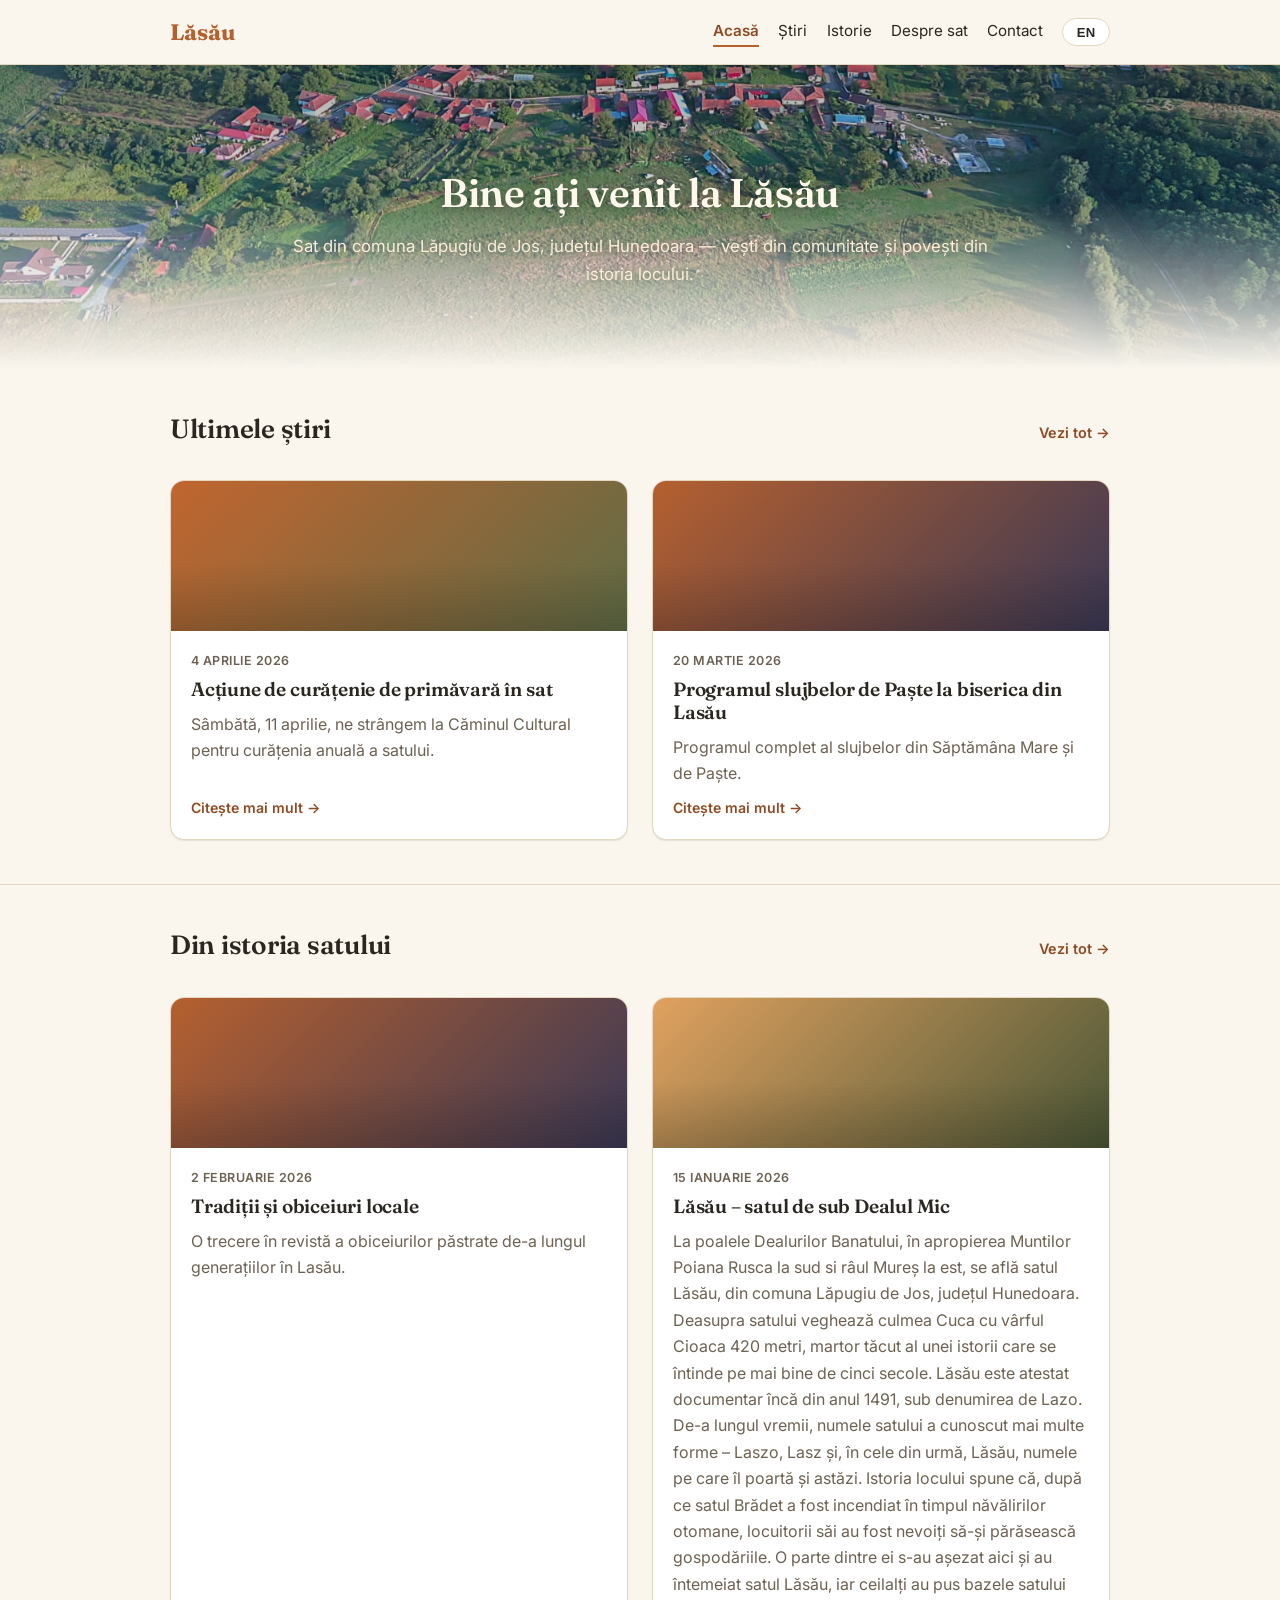
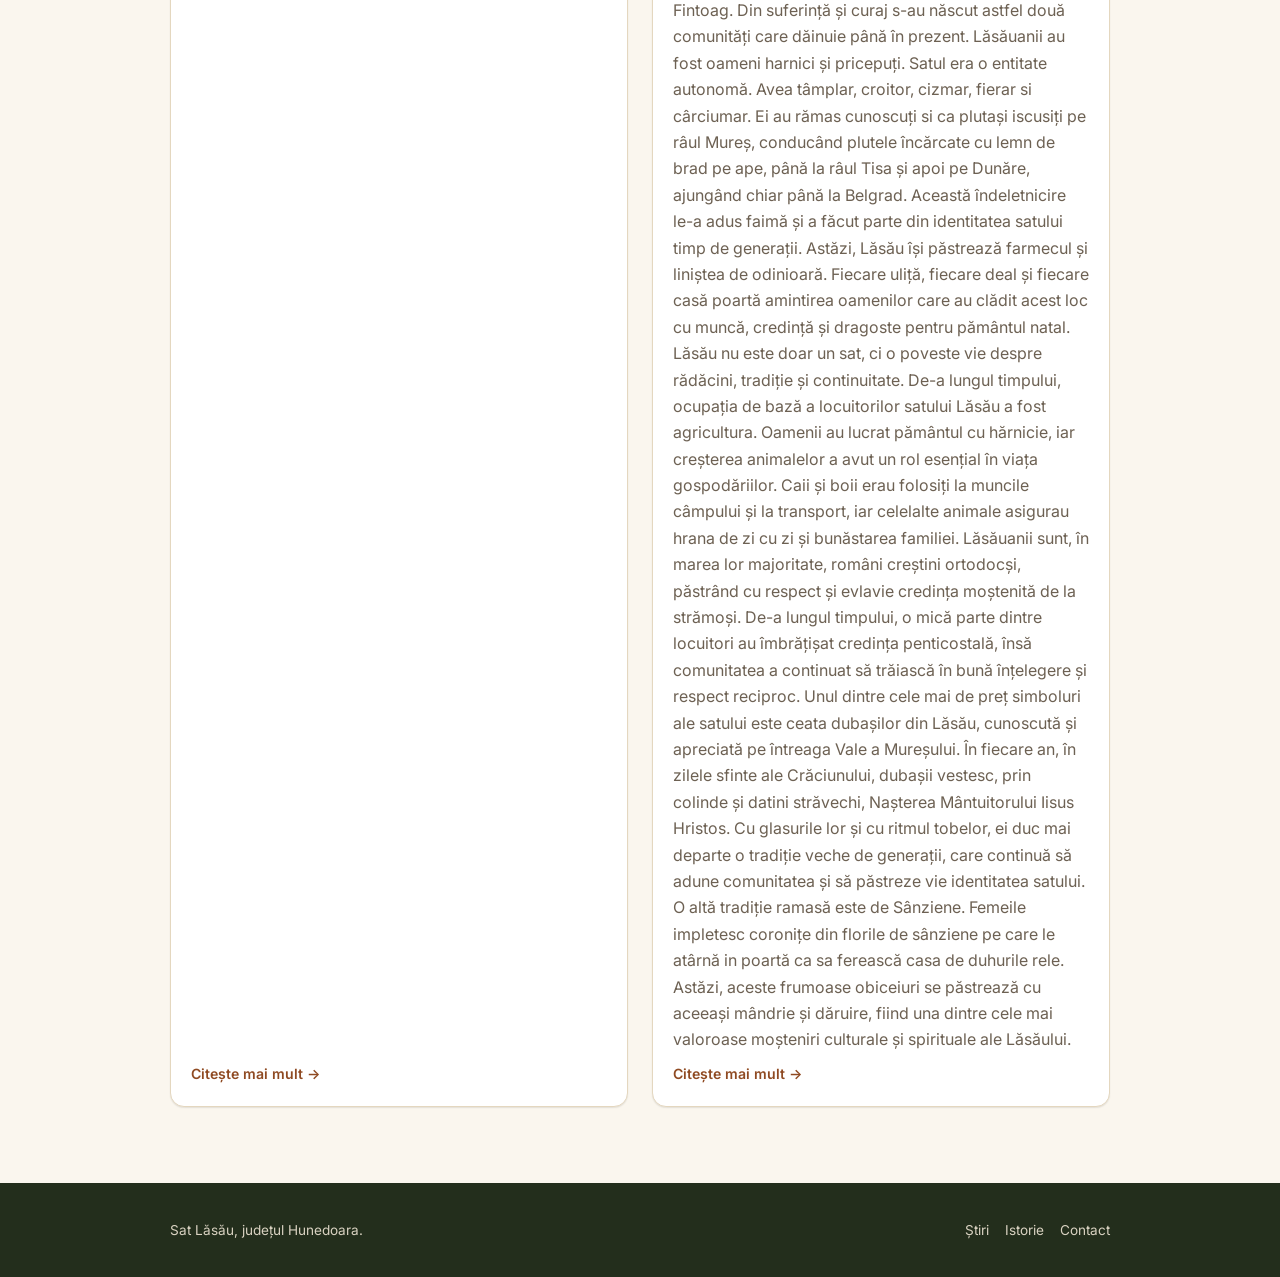
<file: index.html>
<!DOCTYPE html>
<html lang="ro">
<head>
  <meta charset="UTF-8">
  <meta name="viewport" content="width=device-width, initial-scale=1.0">
  <title>Lasău — sat, județul Hunedoara</title>
  <link rel="preconnect" href="https://fonts.googleapis.com">
  <link rel="preconnect" href="https://fonts.gstatic.com" crossorigin>
  <link href="https://fonts.googleapis.com/css2?family=Fraunces:wght@500;600;700&family=Inter:wght@400;500;600&display=swap" rel="stylesheet">
  <link rel="stylesheet" href="assets/css/style.css">
  <script>
    /* Netlify Identity emails (invite/confirm/recover) link to the site
       root with a token in the URL hash. Only /admin/ has the Identity
       widget loaded to process it, so forward the token there. */
    if (/invite_token|confirmation_token|recovery_token|access_token/.test(window.location.hash)) {
      window.location.replace("/admin/" + window.location.hash);
    }
  </script>
</head>
<body>
  <header class="site-header" id="site-header"></header>

  <section class="hero">
    <div class="container">
      <h1 data-field="hero_title"></h1>
      <p data-field="hero_subtitle"></p>
    </div>
  </section>

  <section class="section">
    <div class="container">
      <div class="section-heading">
        <h2 data-field="news_heading"></h2>
        <a href="news.html" data-i18n="see_all"></a>
      </div>
      <div class="card-grid" id="home-news-list"></div>
    </div>
  </section>

  <section class="section">
    <div class="container">
      <div class="section-heading">
        <h2 data-field="history_heading"></h2>
        <a href="history.html" data-i18n="see_all"></a>
      </div>
      <div class="card-grid" id="home-history-list"></div>
    </div>
  </section>

  <section class="section" id="home-sections-wrap" hidden>
    <div class="container">
      <div id="home-sections"></div>
    </div>
  </section>

  <footer class="site-footer" id="site-footer"></footer>

  <script src="assets/js/translations.js"></script>
  <script src="assets/js/i18n.js"></script>
  <script src="assets/js/layout.js"></script>
  <script src="assets/js/posts.js"></script>
  <script src="assets/js/content.js"></script>
  <script>
    async function initHome() {
      await window.siteReady;
      const newsList = document.getElementById("home-news-list");
      const historyList = document.getElementById("home-history-list");
      const [newsPosts, historyPosts, home] = await Promise.all([
        fetchPosts("content/news/news.json"),
        fetchPosts("content/history/history.json"),
        fetchPageContent("content/pages/home.json"),
      ]);
      applyHeroImage(home);
      const homeSections = document.getElementById("home-sections");
      const homeSectionsWrap = document.getElementById("home-sections-wrap");
      const render = () => {
        applyFieldsIn(document, home);
        renderSections(homeSections, home.sections, { hideEmptyWrapper: homeSectionsWrap });
        renderPostCards(newsList, pickFeatured(newsPosts, home.featured_news), { basePage: "news.html" });
        renderPostCards(historyList, pickFeatured(historyPosts, home.featured_history), { basePage: "history.html" });
      };
      render();
      document.addEventListener("langchange", render);
    }
    document.addEventListener("DOMContentLoaded", initHome);
  </script>
</body>
</html>
</file>
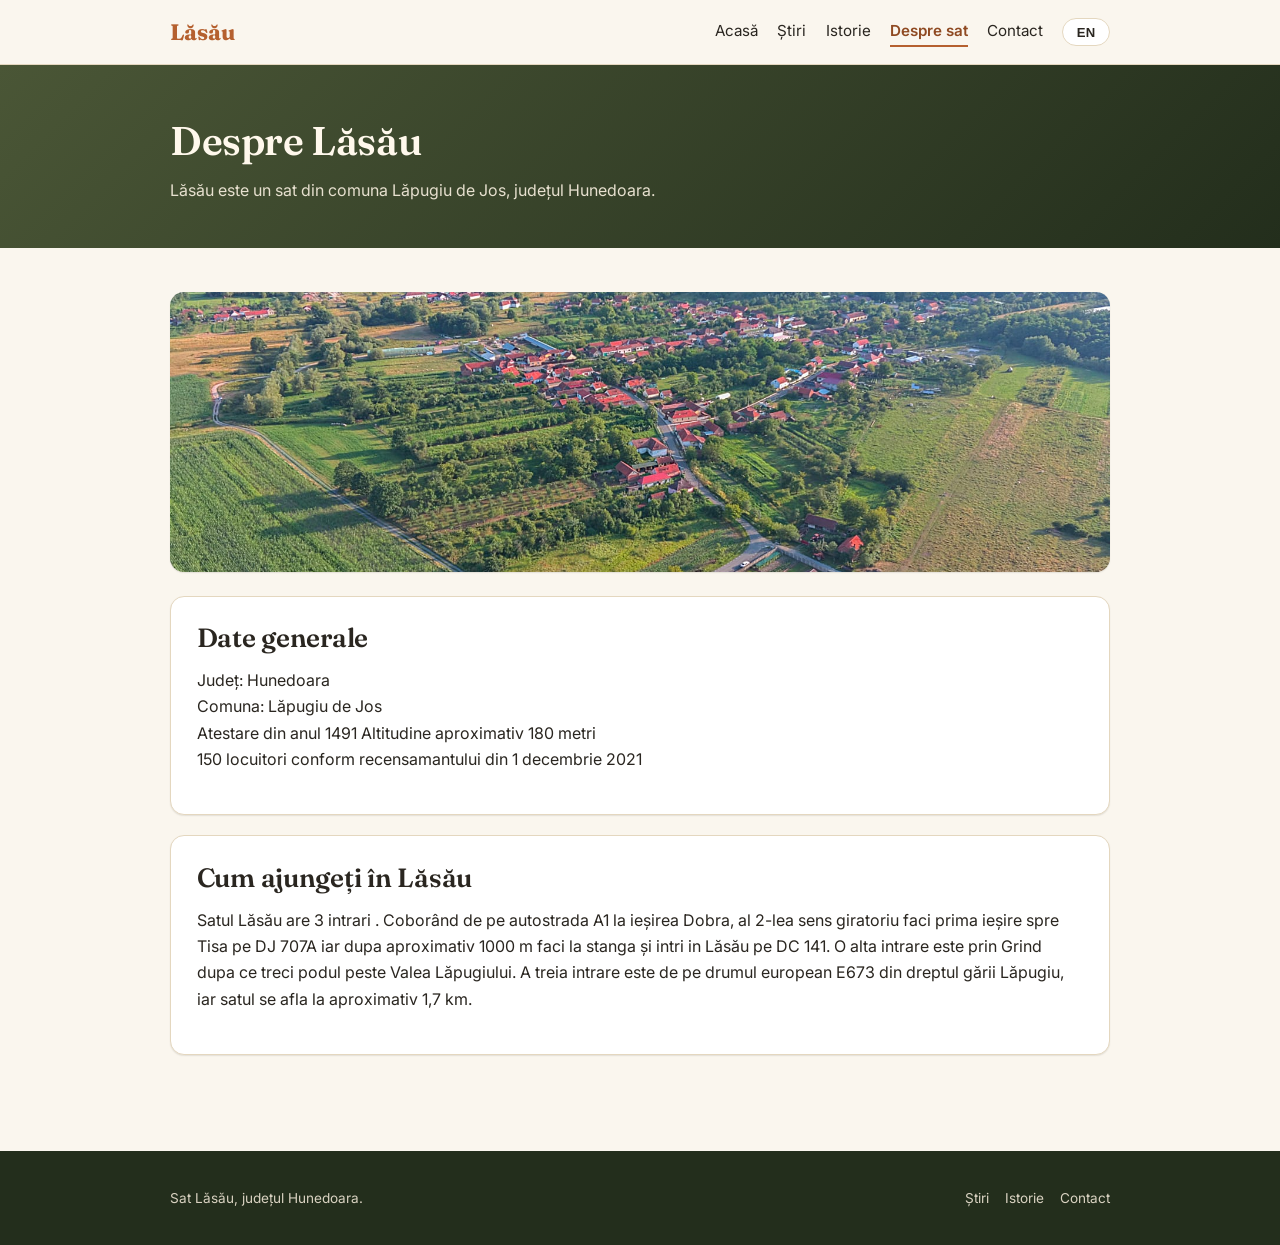
<file: about.html>
<!DOCTYPE html>
<html lang="ro">
<head>
  <meta charset="UTF-8">
  <meta name="viewport" content="width=device-width, initial-scale=1.0">
  <title>Despre sat — Lasău</title>
  <link rel="preconnect" href="https://fonts.googleapis.com">
  <link rel="preconnect" href="https://fonts.gstatic.com" crossorigin>
  <link href="https://fonts.googleapis.com/css2?family=Fraunces:wght@500;600;700&family=Inter:wght@400;500;600&display=swap" rel="stylesheet">
  <link rel="stylesheet" href="assets/css/style.css">
</head>
<body>
  <header class="site-header" id="site-header"></header>

  <div class="page-banner">
    <div class="container">
      <h1 data-field="title"></h1>
      <p data-field="intro"></p>
    </div>
  </div>

  <section class="section">
    <div class="container">
      <div class="photo-slot photo-slot-empty" id="about-photo">
        <span data-i18n="about_photo_placeholder"></span>
      </div>

      <div id="sections"></div>
    </div>
  </section>

  <footer class="site-footer" id="site-footer"></footer>

  <script src="assets/js/translations.js"></script>
  <script src="assets/js/i18n.js"></script>
  <script src="assets/js/layout.js"></script>
  <script src="assets/js/content.js"></script>
  <script>
    async function initAbout() {
      await window.siteReady;
      const about = await fetchPageContent("content/pages/about.json");
      applyPhotoSlot("#about-photo", about, "image");
      const sectionsEl = document.getElementById("sections");
      const render = () => {
        applyFieldsIn(document, about);
        renderSections(sectionsEl, about.sections);
      };
      render();
      document.addEventListener("langchange", render);
    }
    document.addEventListener("DOMContentLoaded", initAbout);
  </script>
</body>
</html>
</file>
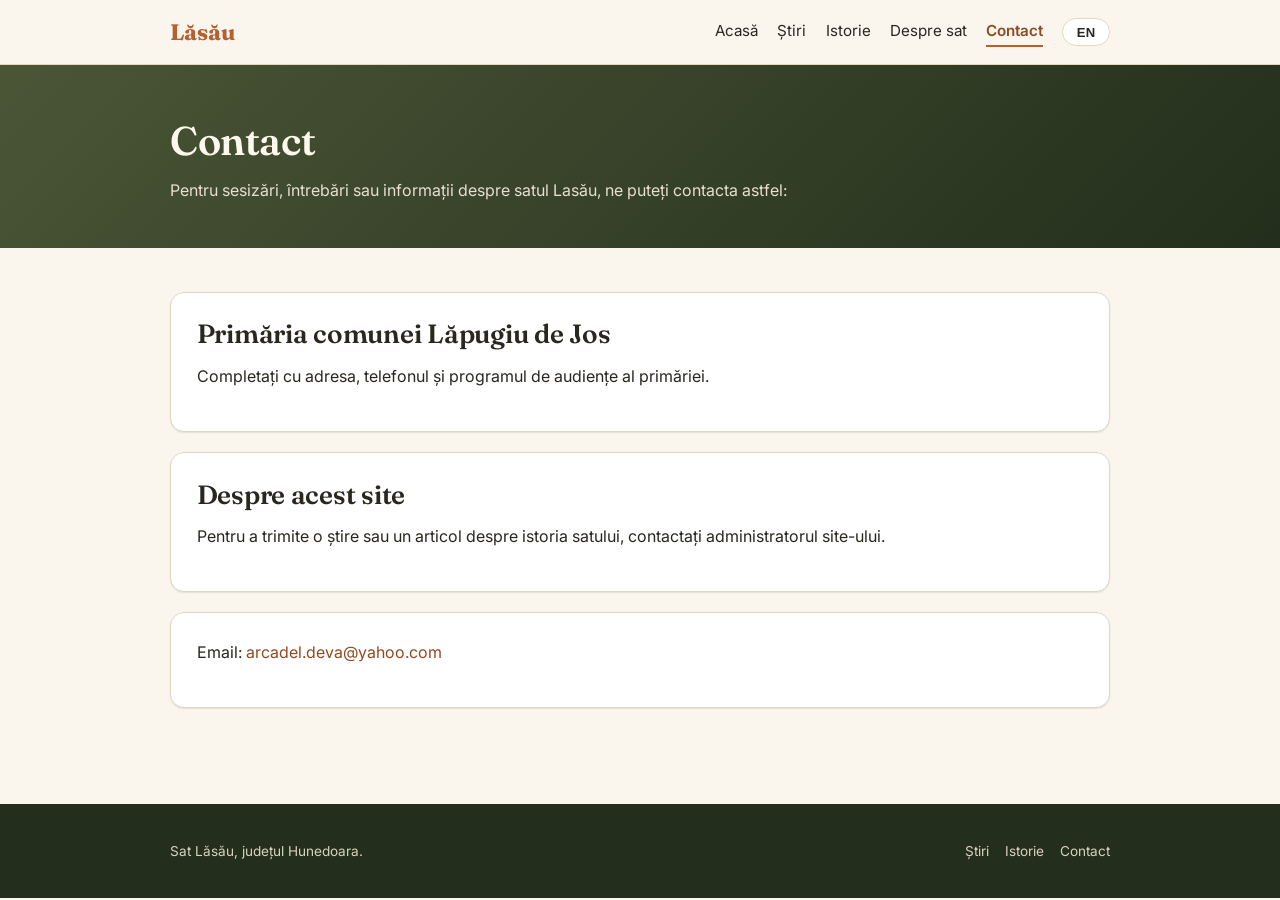
<file: contact.html>
<!DOCTYPE html>
<html lang="ro">
<head>
  <meta charset="UTF-8">
  <meta name="viewport" content="width=device-width, initial-scale=1.0">
  <title>Contact — Lasău</title>
  <link rel="preconnect" href="https://fonts.googleapis.com">
  <link rel="preconnect" href="https://fonts.gstatic.com" crossorigin>
  <link href="https://fonts.googleapis.com/css2?family=Fraunces:wght@500;600;700&family=Inter:wght@400;500;600&display=swap" rel="stylesheet">
  <link rel="stylesheet" href="assets/css/style.css">
</head>
<body>
  <header class="site-header" id="site-header"></header>

  <div class="page-banner">
    <div class="container">
      <h1 data-field="title"></h1>
      <p data-field="intro"></p>
    </div>
  </div>

  <section class="section">
    <div class="container">
      <div id="sections"></div>

      <div class="info-block" id="contact-email-block" hidden>
        <p>Email: <a id="contact-email" href="#"></a></p>
      </div>
    </div>
  </section>

  <footer class="site-footer" id="site-footer"></footer>

  <script src="assets/js/translations.js"></script>
  <script src="assets/js/i18n.js"></script>
  <script src="assets/js/layout.js"></script>
  <script src="assets/js/content.js"></script>
  <script>
    async function initContact() {
      await window.siteReady;
      const contact = await fetchPageContent("content/pages/contact.json");
      const emailLink = document.getElementById("contact-email");
      if (contact.email) {
        emailLink.href = `mailto:${contact.email}`;
        emailLink.textContent = contact.email;
        document.getElementById("contact-email-block").hidden = false;
      }
      const sectionsEl = document.getElementById("sections");
      const render = () => {
        applyFieldsIn(document, contact);
        renderSections(sectionsEl, contact.sections);
      };
      render();
      document.addEventListener("langchange", render);
    }
    document.addEventListener("DOMContentLoaded", initContact);
  </script>
</body>
</html>
</file>
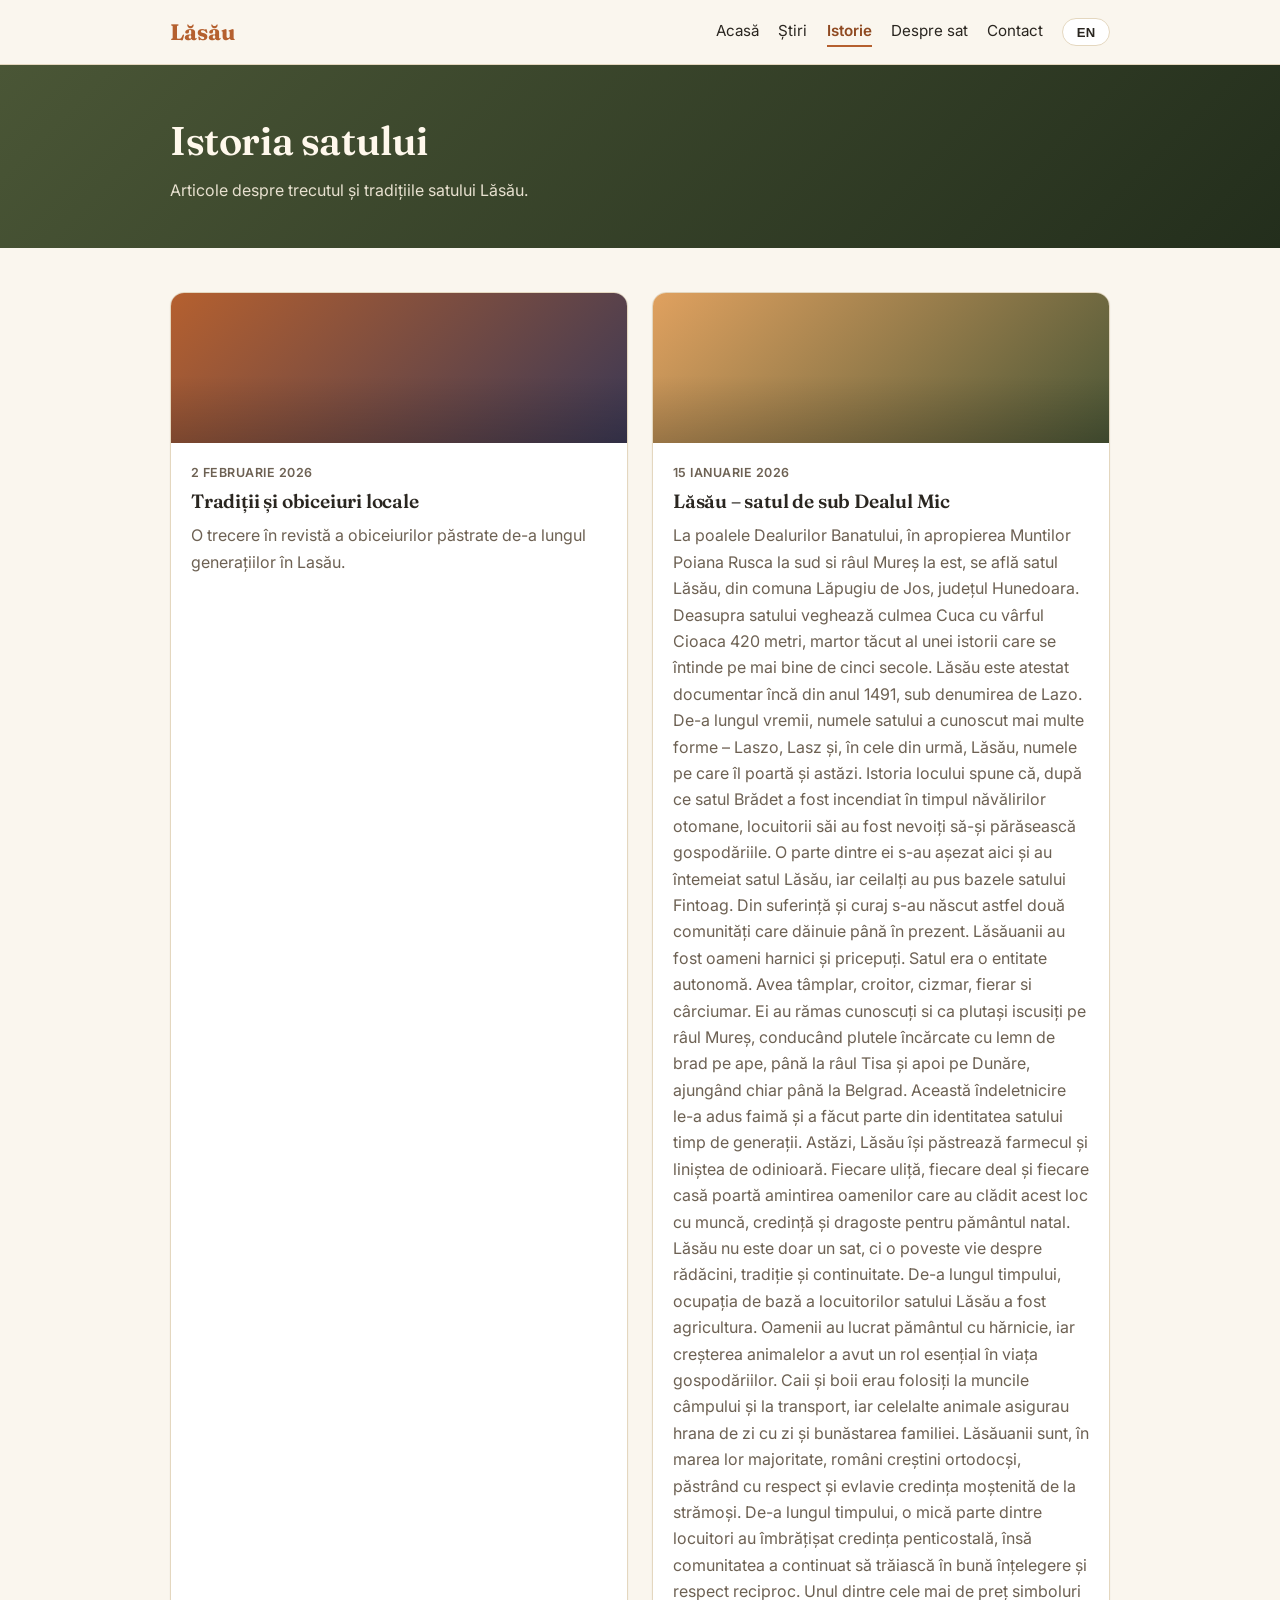
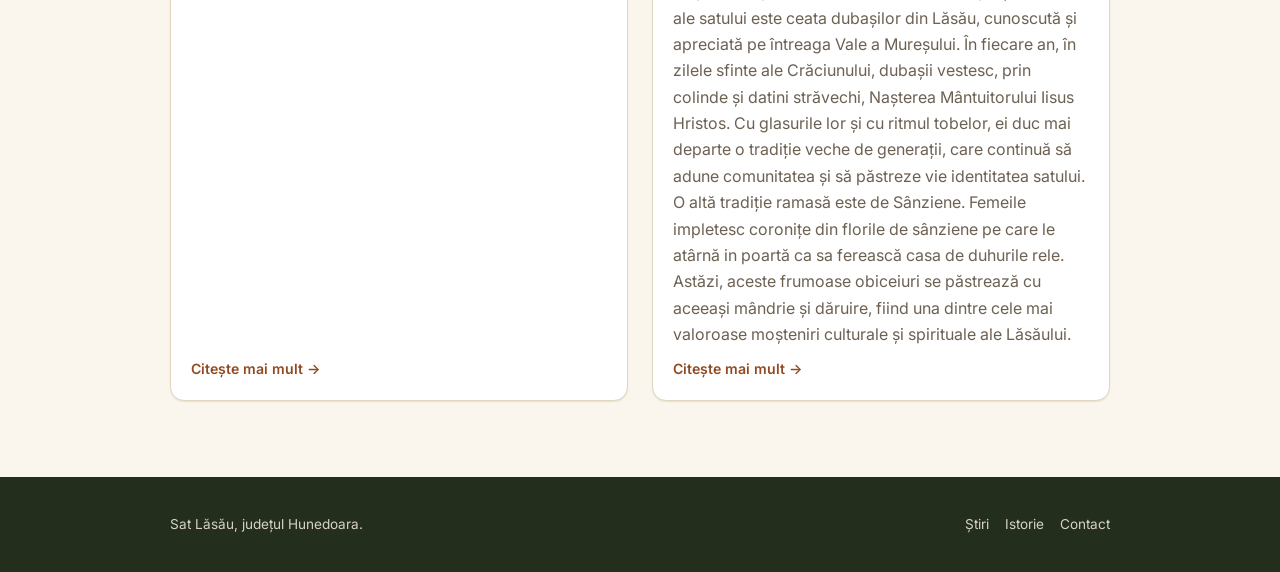
<file: history.html>
<!DOCTYPE html>
<html lang="ro">
<head>
  <meta charset="UTF-8">
  <meta name="viewport" content="width=device-width, initial-scale=1.0">
  <title>Istorie — Lasău</title>
  <link rel="preconnect" href="https://fonts.googleapis.com">
  <link rel="preconnect" href="https://fonts.gstatic.com" crossorigin>
  <link href="https://fonts.googleapis.com/css2?family=Fraunces:wght@500;600;700&family=Inter:wght@400;500;600&display=swap" rel="stylesheet">
  <link rel="stylesheet" href="assets/css/style.css">
</head>
<body>
  <header class="site-header" id="site-header"></header>

  <div class="page-banner">
    <div class="container">
      <h1 data-field="page_title"></h1>
      <p data-field="page_intro"></p>
    </div>
  </div>

  <section class="section">
    <div class="container">
      <div id="history-detail"></div>
      <div id="history-list-wrap">
        <div class="card-grid" id="history-list"></div>
      </div>
    </div>
  </section>

  <footer class="site-footer" id="site-footer"></footer>

  <script src="assets/js/translations.js"></script>
  <script src="assets/js/i18n.js"></script>
  <script src="assets/js/layout.js"></script>
  <script src="assets/js/posts.js"></script>
  <script src="assets/js/content.js"></script>
  <script>
    async function initHistory() {
      await window.siteReady;
      const detailEl = document.getElementById("history-detail");
      const listWrap = document.getElementById("history-list-wrap");
      const listEl = document.getElementById("history-list");
      const banner = document.querySelector(".page-banner .container");
      const [posts, pageData] = await Promise.all([
        fetchPosts("content/history/history.json"),
        fetchPageContent("content/history/history.json"),
      ]);

      const render = () => {
        applyFieldsIn(banner, pageData);
        const showedDetail = renderPostDetail(detailEl, posts, { listPage: "history.html" });
        if (showedDetail) {
          listWrap.style.display = "none";
          detailEl.style.display = "block";
        } else {
          listWrap.style.display = "block";
          detailEl.style.display = "none";
          renderPostCards(listEl, posts, { basePage: "history.html" });
        }
      };
      render();
      document.addEventListener("langchange", render);
    }
    document.addEventListener("DOMContentLoaded", initHistory);
  </script>
</body>
</html>
</file>
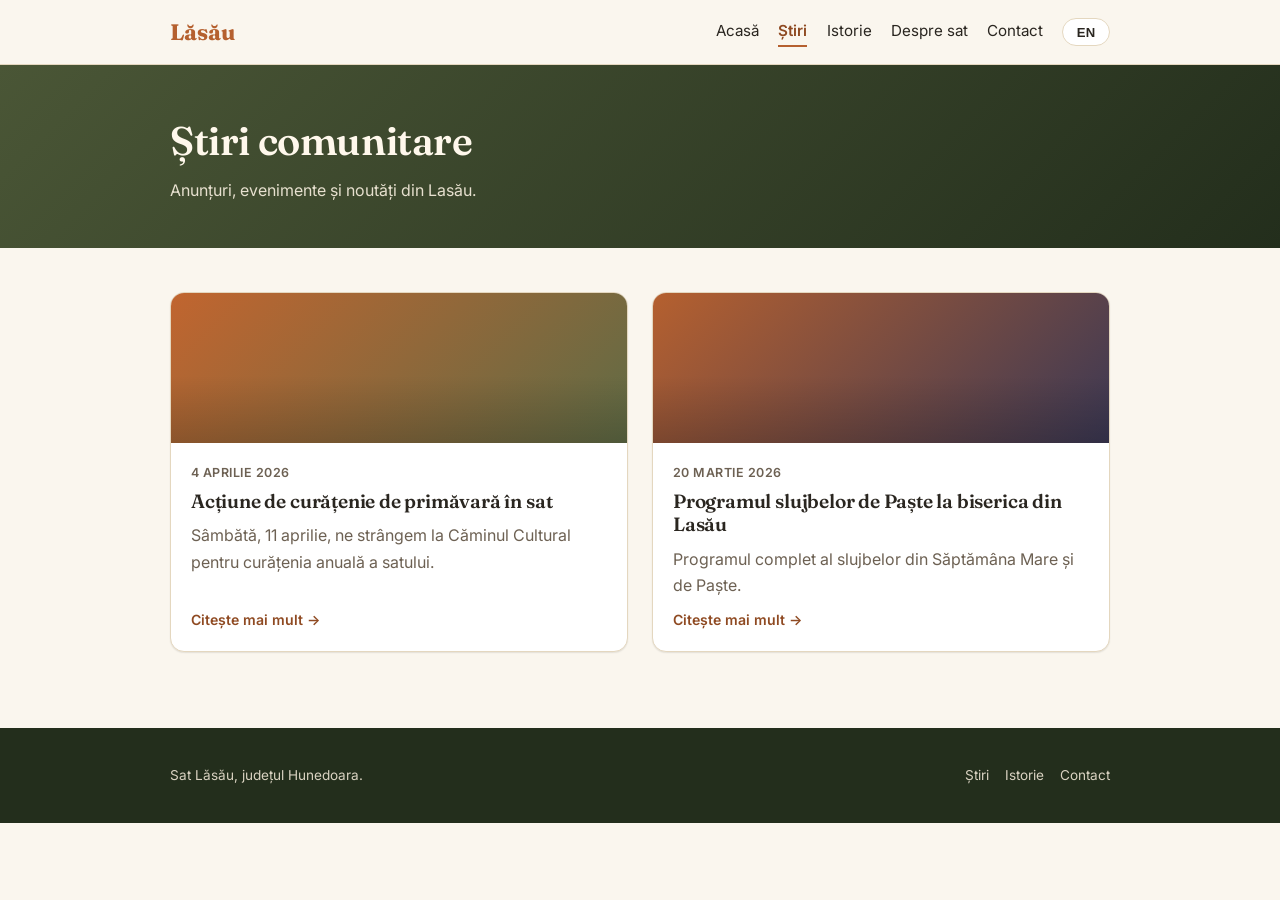
<file: news.html>
<!DOCTYPE html>
<html lang="ro">
<head>
  <meta charset="UTF-8">
  <meta name="viewport" content="width=device-width, initial-scale=1.0">
  <title>Știri — Lasău</title>
  <link rel="preconnect" href="https://fonts.googleapis.com">
  <link rel="preconnect" href="https://fonts.gstatic.com" crossorigin>
  <link href="https://fonts.googleapis.com/css2?family=Fraunces:wght@500;600;700&family=Inter:wght@400;500;600&display=swap" rel="stylesheet">
  <link rel="stylesheet" href="assets/css/style.css">
</head>
<body>
  <header class="site-header" id="site-header"></header>

  <div class="page-banner">
    <div class="container">
      <h1 data-field="page_title"></h1>
      <p data-field="page_intro"></p>
    </div>
  </div>

  <section class="section">
    <div class="container">
      <div id="news-detail"></div>
      <div id="news-list-wrap">
        <div class="card-grid" id="news-list"></div>
      </div>
    </div>
  </section>

  <footer class="site-footer" id="site-footer"></footer>

  <script src="assets/js/translations.js"></script>
  <script src="assets/js/i18n.js"></script>
  <script src="assets/js/layout.js"></script>
  <script src="assets/js/posts.js"></script>
  <script src="assets/js/content.js"></script>
  <script>
    async function initNews() {
      await window.siteReady;
      const detailEl = document.getElementById("news-detail");
      const listWrap = document.getElementById("news-list-wrap");
      const listEl = document.getElementById("news-list");
      const banner = document.querySelector(".page-banner .container");
      const [posts, pageData] = await Promise.all([
        fetchPosts("content/news/news.json"),
        fetchPageContent("content/news/news.json"),
      ]);

      const render = () => {
        applyFieldsIn(banner, pageData);
        const showedDetail = renderPostDetail(detailEl, posts, { listPage: "news.html" });
        if (showedDetail) {
          listWrap.style.display = "none";
          detailEl.style.display = "block";
        } else {
          listWrap.style.display = "block";
          detailEl.style.display = "none";
          renderPostCards(listEl, posts, { basePage: "news.html" });
        }
      };
      render();
      document.addEventListener("langchange", render);
    }
    document.addEventListener("DOMContentLoaded", initNews);
  </script>
</body>
</html>
</file>
<file: assets/css/style.css>
/* ===== Lasău village site — base styles ===== */

:root {
  --color-bg: #faf6ee;
  --color-bg-alt: #f2e8d8;
  --color-text: #2a2620;
  --color-muted: #6d6153;
  --color-accent: #b5602f;
  --color-accent-dark: #8f4a22;
  --color-hills: #4a5636;
  --color-hills-dark: #232e1c;
  --color-border: #e4d7bf;
  --shadow-sm: 0 1px 2px rgba(35, 27, 15, 0.06), 0 1px 1px rgba(35, 27, 15, 0.04);
  --shadow-md: 0 6px 16px rgba(35, 27, 15, 0.10), 0 2px 6px rgba(35, 27, 15, 0.06);
  --shadow-lg: 0 18px 40px rgba(35, 27, 15, 0.16), 0 4px 12px rgba(35, 27, 15, 0.08);
  --radius: 14px;
  --radius-sm: 8px;
  --max-width: 980px;
  --font-heading: "Fraunces", Georgia, "Times New Roman", serif;
  --font-body: "Inter", -apple-system, BlinkMacSystemFont, "Segoe UI", Roboto, sans-serif;
}

* { box-sizing: border-box; }

html, body {
  margin: 0;
  padding: 0;
  background: var(--color-bg);
  color: var(--color-text);
  font-family: var(--font-body);
  line-height: 1.65;
}

img { max-width: 100%; display: block; }

a { color: var(--color-accent-dark); text-decoration: none; }
a:hover { text-decoration: underline; }

h1, h2, h3 {
  font-family: var(--font-heading);
  font-weight: 600;
  line-height: 1.2;
  margin: 0 0 0.5em;
  letter-spacing: -0.01em;
}
h1 { font-size: 2.5rem; }
h2 { font-size: 1.65rem; }
h3 { font-size: 1.2rem; }

p { margin: 0 0 1em; }

.container {
  max-width: var(--max-width);
  margin: 0 auto;
  padding: 0 1.25rem;
}

/* ---- Header / nav ---- */
.site-header {
  background: rgba(250, 246, 238, 0.92);
  backdrop-filter: saturate(140%) blur(6px);
  border-bottom: 1px solid var(--color-border);
  position: sticky;
  top: 0;
  z-index: 20;
  min-height: 64px; /* header is built after site.json loads; avoid layout jump */
}

.site-header .container {
  display: flex;
  align-items: center;
  justify-content: space-between;
  flex-wrap: wrap;
  gap: 0.75rem;
  padding-top: 0.85rem;
  padding-bottom: 0.85rem;
}

.site-title {
  font-family: var(--font-heading);
  font-size: 1.4rem;
  font-weight: 700;
  color: var(--color-text);
}

.site-title span { color: var(--color-accent); }

.main-nav {
  display: flex;
  align-items: center;
  gap: 1.2rem;
  flex-wrap: wrap;
}

.main-nav a {
  color: var(--color-text);
  font-size: 0.95rem;
  text-decoration: none;
  padding-bottom: 2px;
  border-bottom: 2px solid transparent;
  transition: color 0.15s ease, border-color 0.15s ease;
}

.main-nav a:hover { color: var(--color-accent-dark); }

.main-nav a.active {
  color: var(--color-accent-dark);
  font-weight: 600;
  border-bottom-color: var(--color-accent);
}

.lang-toggle {
  background: #fff;
  border: 1px solid var(--color-border);
  border-radius: 999px;
  padding: 0.35rem 0.85rem;
  font-size: 0.82rem;
  font-weight: 600;
  letter-spacing: 0.02em;
  cursor: pointer;
  color: var(--color-text);
  transition: background 0.15s ease, box-shadow 0.15s ease;
}

.lang-toggle:hover { background: var(--color-bg-alt); box-shadow: var(--shadow-sm); }

/* ---- Hero (home page) ---- */
.hero {
  position: relative;
  background-image: url("../img/hero-hills.svg");
  background-size: cover;
  background-position: center bottom;
  background-repeat: no-repeat;
  padding: 6.5rem 0 5rem;
  text-align: center;
  overflow: hidden;
}

.hero::after {
  content: "";
  position: absolute;
  inset: 0;
  background: linear-gradient(180deg, rgba(30, 22, 14, 0.35) 0%, rgba(30, 22, 14, 0.15) 45%, rgba(250, 246, 238, 1) 100%);
  pointer-events: none;
}

.hero .container { position: relative; z-index: 1; }

.hero h1 {
  color: #fff8ec;
  text-shadow: 0 2px 12px rgba(0, 0, 0, 0.35);
  margin-bottom: 0.4em;
}

.hero p {
  color: #fbeedb;
  text-shadow: 0 1px 8px rgba(0, 0, 0, 0.3);
  max-width: 42em;
  margin: 0 auto;
  font-size: 1.05rem;
}

/* ---- Page banner (interior pages) ---- */
.page-banner {
  background: linear-gradient(135deg, var(--color-hills) 0%, var(--color-hills-dark) 100%);
  padding: 3.25rem 0 2.75rem;
}

.page-banner h1 { color: #fff8ec; margin-bottom: 0.3em; }
.page-banner p { color: #e7e0cf; max-width: 40em; margin: 0; }

/* ---- Sections ---- */
.section { padding: 2.75rem 0; }
.section + .section { border-top: 1px solid var(--color-border); }

.section-heading {
  display: flex;
  align-items: baseline;
  justify-content: space-between;
  margin-bottom: 1.4rem;
}

.section-heading a { font-size: 0.9rem; font-weight: 600; }

/* ---- Cards ---- */
.card-grid {
  display: grid;
  grid-template-columns: repeat(auto-fit, minmax(250px, 1fr));
  gap: 1.5rem;
}

.card {
  background: #fff;
  border: 1px solid var(--color-border);
  border-radius: var(--radius);
  overflow: hidden;
  box-shadow: var(--shadow-sm);
  transition: transform 0.18s ease, box-shadow 0.18s ease;
  display: flex;
  flex-direction: column;
}

.card:hover {
  transform: translateY(-3px);
  box-shadow: var(--shadow-md);
}

.card-thumb {
  height: 150px;
  background-size: cover;
  background-position: center;
  position: relative;
}

.card-thumb::after {
  content: "";
  position: absolute;
  inset: 0;
  background: linear-gradient(180deg, rgba(0,0,0,0) 55%, rgba(0,0,0,0.18) 100%);
}

.card-body { padding: 1.25rem; flex: 1; display: flex; flex-direction: column; }

.card .date {
  font-size: 0.78rem;
  color: var(--color-muted);
  text-transform: uppercase;
  letter-spacing: 0.04em;
  font-weight: 600;
}

.card h3 { margin-top: 0.35em; }
.card h3 a { color: var(--color-text); }
.card h3 a:hover { color: var(--color-accent-dark); text-decoration: none; }

.card p.excerpt { color: var(--color-muted); margin-bottom: 0.6em; flex: 1; }

.card .read-more {
  font-size: 0.88rem;
  font-weight: 600;
}

/* Deterministic warm gradient placeholders used when a post has no image */
.thumb-grad-1 { background-image: linear-gradient(135deg, #d98a52, #8f4a22); }
.thumb-grad-2 { background-image: linear-gradient(135deg, #c1652f, #5f6b45); }
.thumb-grad-3 { background-image: linear-gradient(135deg, #b5602f, #3b3854); }
.thumb-grad-4 { background-image: linear-gradient(135deg, #e0a15f, #4a5636); }

/* ---- Article detail ---- */
.article {
  background: #fff;
  border: 1px solid var(--color-border);
  border-radius: var(--radius);
  padding: 2rem;
  margin-bottom: 1.5rem;
  box-shadow: var(--shadow-sm);
}

.article .date { color: var(--color-muted); font-size: 0.85rem; font-weight: 600; text-transform: uppercase; letter-spacing: 0.04em; }
.article h1 { margin-top: 0.4em; }

.back-link {
  display: inline-block;
  margin-bottom: 1rem;
  font-weight: 600;
  font-size: 0.9rem;
}

/* ---- Photo slot: customizable image area (hero/about), shows a hint
   placeholder until a real photo is set via settings.json or the CMS ---- */
.photo-slot {
  height: 280px;
  border-radius: var(--radius);
  margin-bottom: 1.5rem;
  background-size: cover;
  background-position: center;
  box-shadow: var(--shadow-sm);
}

.photo-slot-empty {
  display: flex;
  align-items: center;
  justify-content: center;
  text-align: center;
  padding: 1rem;
  background: var(--color-bg-alt);
  border: 2px dashed var(--color-border);
  color: var(--color-muted);
  font-size: 0.95rem;
  box-shadow: none;
}

/* ---- Info blocks (About / Contact / Home sections) ---- */
.section-image {
  width: 100%;
  max-height: 360px;
  object-fit: cover;
  border-radius: var(--radius-sm);
  margin-bottom: 1rem;
}

.info-block {
  background: #fff;
  border: 1px solid var(--color-border);
  border-radius: var(--radius);
  padding: 1.6rem;
  margin-bottom: 1.25rem;
  box-shadow: var(--shadow-sm);
}

/* ---- Footer ---- */
.site-footer {
  background: var(--color-hills-dark);
  color: #d9d2c1;
  padding: 2.25rem 0;
  margin-top: 2rem;
}

.site-footer .container {
  display: flex;
  align-items: center;
  justify-content: space-between;
  flex-wrap: wrap;
  gap: 0.75rem;
}

.site-footer p { margin: 0; font-size: 0.85rem; }

.site-footer .footer-nav { display: flex; gap: 1rem; flex-wrap: wrap; }
.site-footer .footer-nav a { color: #d9d2c1; font-size: 0.85rem; }
.site-footer .footer-nav a:hover { color: #fff; }

/* ---- Utility ---- */
.empty-state { color: var(--color-muted); font-style: italic; }

@media (max-width: 600px) {
  .site-header .container { flex-direction: column; align-items: flex-start; }
  .hero { padding: 4rem 0 3rem; }
  .hero h1 { font-size: 2rem; }
  .site-footer .container { flex-direction: column; align-items: flex-start; text-align: left; }
}
</file>
